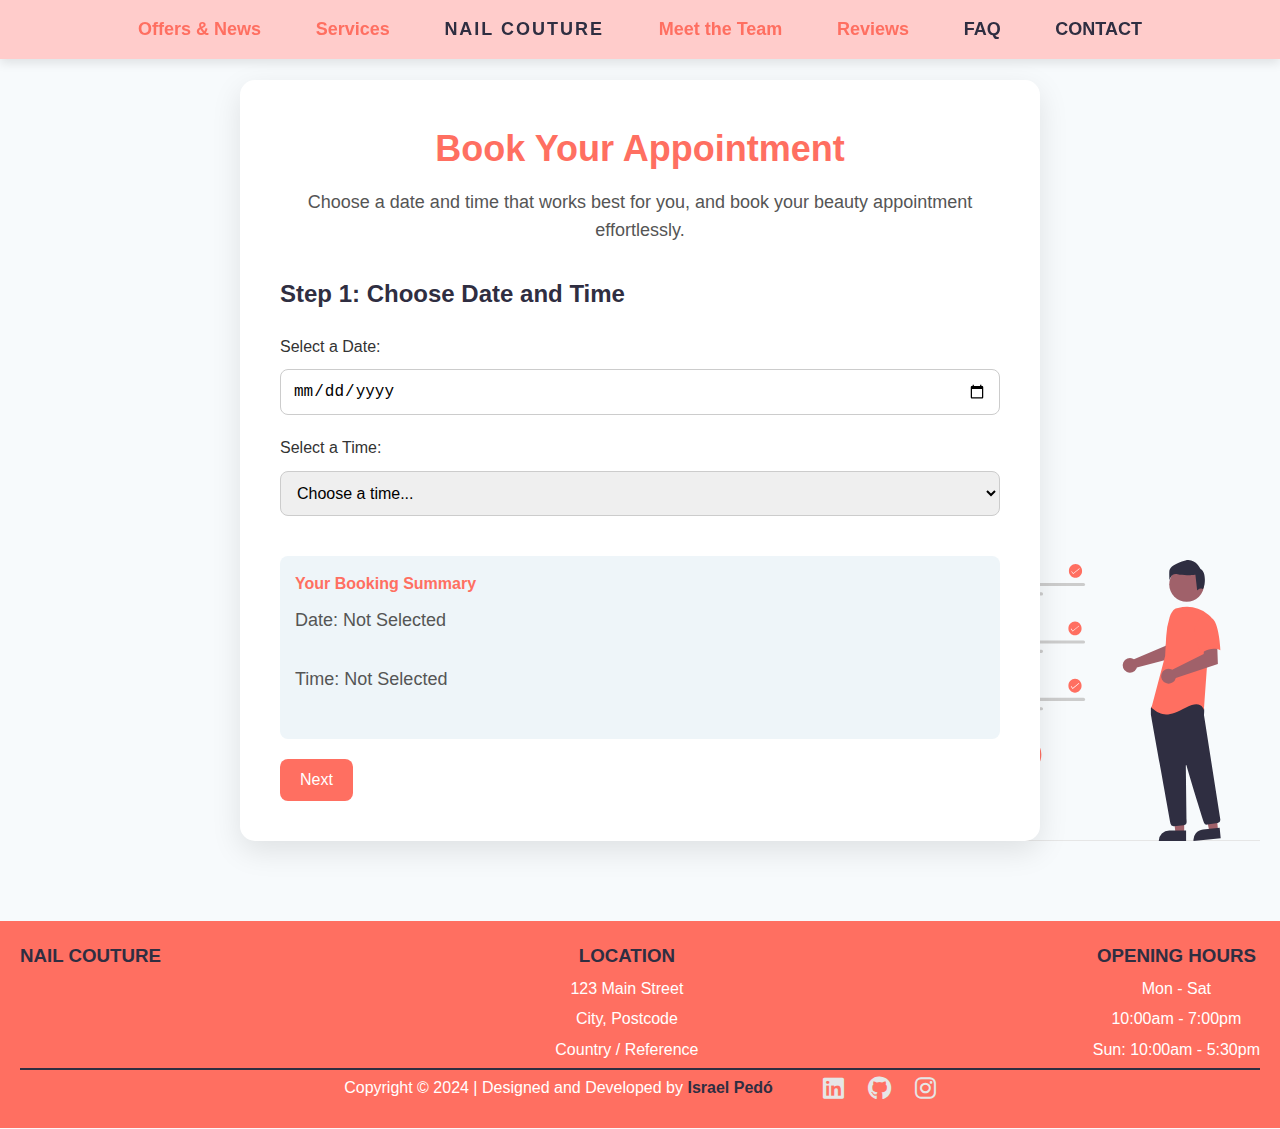
<file: pages/book.html>
<!DOCTYPE html>
<html lang="en">
<head>
	<meta charset="utf-8">
	<meta name="viewport" content="width=device-width, initial-scale=1">
	<title>Nail Couture | Book Now</title>
	<link rel="stylesheet" type="text/css" href="../styles.css">
	<link rel="stylesheet" type="text/css" href="../css/book.css">
	<link rel="stylesheet" type="text/css" href="../css/responsive.css">
	<link rel="stylesheet" href="https://cdnjs.cloudflare.com/ajax/libs/font-awesome/6.0.0-beta3/css/all.min.css">
	<script src="../js/mobileMenu.js" defer></script>
	<script src="../js/book.js" defer></script>
	<script src="../js/sectionAnimation.js" defer></script>
</head>
<body>
    <!-- Menu -->
    <header>
        <nav id="nav-menu">
            <ul class="menu">
                <li><a href="../index.html#offers-news">Offers & News</a></li>
                <li><a href="../index.html#services">Services</a></li>
                <li class="logo"><a href="../index.html">Nail Couture</a></li>
                <li><a href="../index.html#team">Meet the Team</a></li>
                <li><a href="../index.html#reviews">Reviews</a></li>
                <li><a href="faq.html" class="faq-btn">FAQ</a></li>
                <li><a href="contact.html" class="contact-btn">CONTACT</a></li>
            </ul>
        </nav>
        <div class="responsive-div">
        	<nav>
        		<ul class="menu">
        			<li><a href="faq.html" class="faq-btn">FAQ</a></li>
        			<li class="logo"><a href="../index.html">Nail Couture</a></li>
                	<li><a href="contact.html" class="contact-btn">CONTACT</a></li>
        		</ul>
        	</nav>
        	<button id="menu-toggle" class="menu-btn">
        		☰
        	</button>
        </div>
    </header>

    <section class="book-now-section">
    	<div class="book-svg">
		    <div class="book-now-container">
		        <h2>Book Your Appointment</h2>
		        <p>Choose a date and time that works best for you, and book your beauty appointment effortlessly.</p>

		        <!-- Step 1: Choose Date and Time -->
		        <div class="booking-step" id="step-1">
		            <h3>Step 1: Choose Date and Time</h3>
		            <label for="booking-date">Select a Date:</label>
		            <input type="date" id="booking-date" min="" required>

		            <label for="booking-time">Select a Time:</label>
		            <select id="booking-time" required>
		                <option value="">Choose a time...</option>
		            </select>

		            <div class="booking-summary">
		                <h4>Your Booking Summary</h4>
		                <p>Date: <span id="selected-date">Not Selected</span></p>
		                <p>Time: <span id="selected-time">Not Selected</span></p>
		            </div>

		            <button id="next-step-1" class="btn-next">Next</button>
		        </div>

		        <!-- Step 2: Accept Terms and Policies -->
		        <div class="booking-step" id="step-2" style="display: none;">
		            <h3>Step 2: Accept Terms & Policies</h3>
		            <p>Please read and accept our terms and policies before proceeding.</p>
		            <textarea readonly rows="5" class="terms-policies">[Terms and Policies here...]</textarea>
		            <label>
		                <input type="checkbox" id="accept-terms" required>
		                I accept the terms and policies.
		            </label>

		            <button id="next-step-2" class="btn-next" disabled>Next</button>
		        </div>

		        <!-- Step 3: Fill Personal Information and Payment -->
		        <div class="booking-step" id="step-3" style="display: none;">
		            <h3>Step 3: Enter Your Details</h3>
		            <form id="booking-form">
		                <div class="form-group">
		                    <label for="name">Full Name:</label>
		                    <input type="text" id="name" required>
		                </div>

		                <div class="form-group">
		                    <label for="email">Email Address:</label>
		                    <input type="email" id="email" required>
		                </div>

		                <div class="form-group">
		                    <label for="phone">Phone Number:</label>
		                    <input type="tel" id="phone" required>
		                </div>

		                <div class="form-group">
		                    <label for="card-info">Credit Card Info:</label>
		                    <input type="text" id="card-info" placeholder="Card Number" required>
		                </div>

		                <div class="form-group">
		                    <label for="expiration">Expiration Date:</label>
		                    <input type="text" id="expiration" placeholder="MM/YY" required>
		                </div>

		                <div class="form-group">
		                    <label for="cvv">CVV:</label>
		                    <input type="text" id="cvv" placeholder="123" required>
		                </div>

		                <button type="submit" class="btn-submit">Complete Booking</button>
		            </form>
		        </div>
		    </div>
		</div>
	</section>


    <!-- Footer -->
    <footer>
        <div class="footer-info">
            <div>
                <h3>Nail Couture</h3>
                <p></p>    
            </div>
            <div>
                <h3>Location</h3>
                <p>123 Main Street</p>
                <p>City, Postcode</p>
                <p>Country / Reference</p>    
            </div>
            <div>
                <h3>Opening Hours</h3>
                <p>Mon - Sat</p>
                <p>10:00am - 7:00pm</p>
                <p>Sun: 10:00am - 5:30pm</p>
            </div>
        </div>
        <div class="footer-israel">
            <p>Copyright &copy; 2024 | Designed and Developed by <a href="https://www.israelpedo.com" target="_blank">Israel Pedó</a></p>
            <div class="social-links">
                <a href="https://www.linkedin.com/in/israelpedo" target="_blank" aria-label="LinkedIn">
                    <i class="fab fa-linkedin"></i>
                </a>
                <a href="https://www.github.com/israelpedo" target="_blank" aria-label="GitHub">
                    <i class="fab fa-github"></i>
                </a>
                <a href="https://www.instagram.com/israelpedo" target="_blank" aria-label="Instagram">
                    <i class="fab fa-instagram"></i>
                </a>
            </div>
        </div>
    </footer>
</body>
</html>
</file>
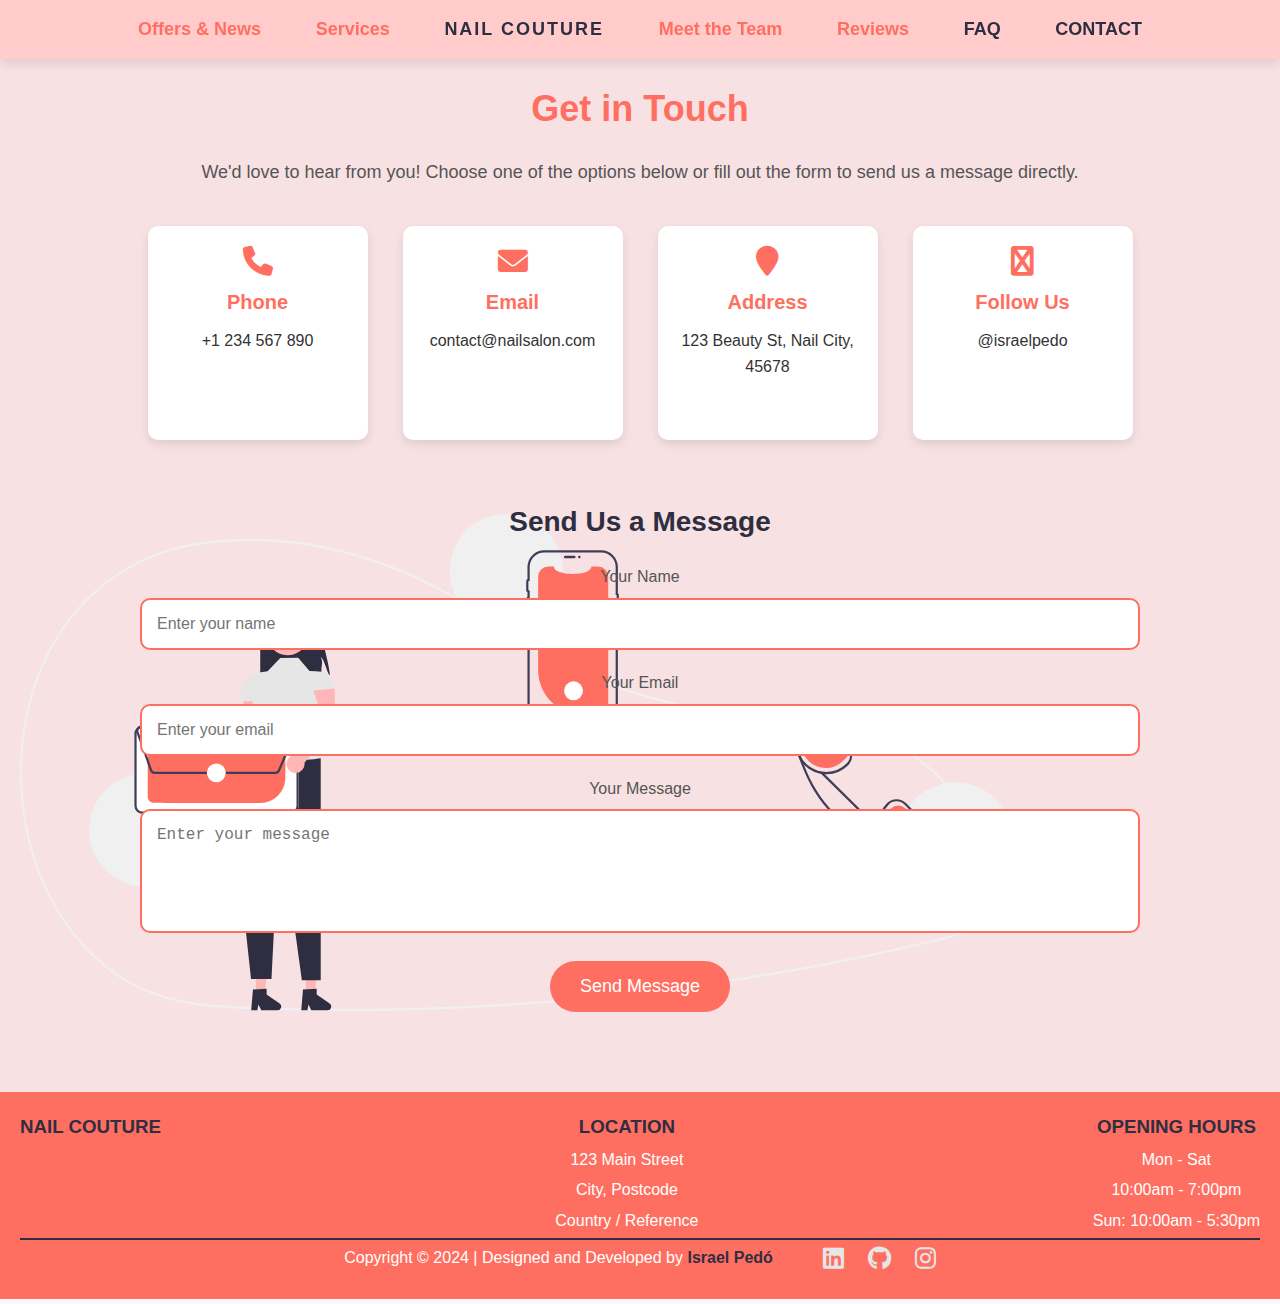
<file: pages/contact.html>
<!DOCTYPE html>
<html lang="en">
<head>
	<meta charset="utf-8">
	<meta name="viewport" content="width=device-width, initial-scale=1">
	<title>Nail Couture | Contact</title>
	<link rel="stylesheet" type="text/css" href="../styles.css">
	<link rel="stylesheet" type="text/css" href="../css/contact.css">
	<link rel="stylesheet" type="text/css" href="../css/responsive.css">
	<link rel="stylesheet" href="https://cdnjs.cloudflare.com/ajax/libs/font-awesome/6.0.0-beta3/css/all.min.css">
	<script src="../js/mobileMenu.js" defer></script>
	<script src="../js/sectionAnimation.js" defer></script>
</head>
<body>
    <!-- Menu -->
    <header>
        <nav id="nav-menu">
            <ul class="menu">
                <li><a href="../index.html#offers-news">Offers & News</a></li>
                <li><a href="../index.html#services">Services</a></li>
                <li class="logo"><a href="../index.html">Nail Couture</a></li>
                <li><a href="../index.html#team">Meet the Team</a></li>
                <li><a href="../index.html#reviews">Reviews</a></li>
                <li><a href="faq.html" class="faq-btn">FAQ</a></li>
                <li><a href="#" class="contact-btn">CONTACT</a></li>
            </ul>
        </nav>
        <div class="responsive-div">
        	<nav>
        		<ul class="menu">
        			<li><a href="faq.html" class="faq-btn">FAQ</a></li>
        			<li class="logo"><a href="../index.html">Nail Couture</a></li>
                	<li><a href="#" class="contact-btn">CONTACT</a></li>
        		</ul>
        	</nav>
        	<button id="menu-toggle" class="menu-btn">
        		☰
        	</button>
        </div>
    </header>

    <!-- Contact -->
    <section class="contact-section">
    	<div class="contact-svg">
		    <div class="contact-container">
		        <h2>Get in Touch</h2>
		        <p>We'd love to hear from you! Choose one of the options below or fill out the form to send us a message directly.</p>

		        <div class="contact-options">
		            <div class="contact-option">
		                <i class="fa fa-phone"></i>
		                <h3>Phone</h3>
		                <p>+1 234 567 890</p>
		            </div>
		            <div class="contact-option">
		                <i class="fa fa-envelope"></i>
		                <h3>Email</h3>
		                <p>contact@nailsalon.com</p>
		            </div>
		            <div class="contact-option">
		                <i class="fa fa-map-marker"></i>
		                <h3>Address</h3>
		                <p>123 Beauty St, Nail City, 45678</p>
		            </div>
		            <div class="contact-option">
		                <i class="fa fa-instagram"></i>
		                <h3>Follow Us</h3>
		                <p>@israelpedo</p>
		            </div>
		        </div>

		        <div class="form-container">
		            <h3>Send Us a Message</h3>
		            <form>
		                <div class="form-group">
		                    <label for="name">Your Name</label>
		                    <input type="text" id="name" placeholder="Enter your name">
		                </div>
		                <div class="form-group">
		                    <label for="email">Your Email</label>
		                    <input type="email" id="email" placeholder="Enter your email">
		                </div>
		                <div class="form-group">
		                    <label for="message">Your Message</label>
		                    <textarea id="message" rows="5" placeholder="Enter your message"></textarea>
		                </div>
		                <button type="submit" class="btn">Send Message</button>
		            </form>
		        </div>
		    </div>
	    </div>
	</section>


    <!-- Footer -->
    <footer>
        <div class="footer-info">
            <div>
                <h3>Nail Couture</h3>
                <p></p>    
            </div>
            <div>
                <h3>Location</h3>
                <p>123 Main Street</p>
                <p>City, Postcode</p>
                <p>Country / Reference</p>    
            </div>
            <div>
                <h3>Opening Hours</h3>
                <p>Mon - Sat</p>
                <p>10:00am - 7:00pm</p>
                <p>Sun: 10:00am - 5:30pm</p>
            </div>
        </div>
        <div class="footer-israel">
            <p>Copyright &copy; 2024 | Designed and Developed by <a href="https://www.israelpedo.com" target="_blank">Israel Pedó</a></p>
            <div class="social-links">
                <a href="https://www.linkedin.com/in/israelpedo" target="_blank" aria-label="LinkedIn">
                    <i class="fab fa-linkedin"></i>
                </a>
                <a href="https://www.github.com/israelpedo" target="_blank" aria-label="GitHub">
                    <i class="fab fa-github"></i>
                </a>
                <a href="https://www.instagram.com/israelpedo" target="_blank" aria-label="Instagram">
                    <i class="fab fa-instagram"></i>
                </a>
            </div>
        </div>
    </footer>
</body>
</html>
</file>
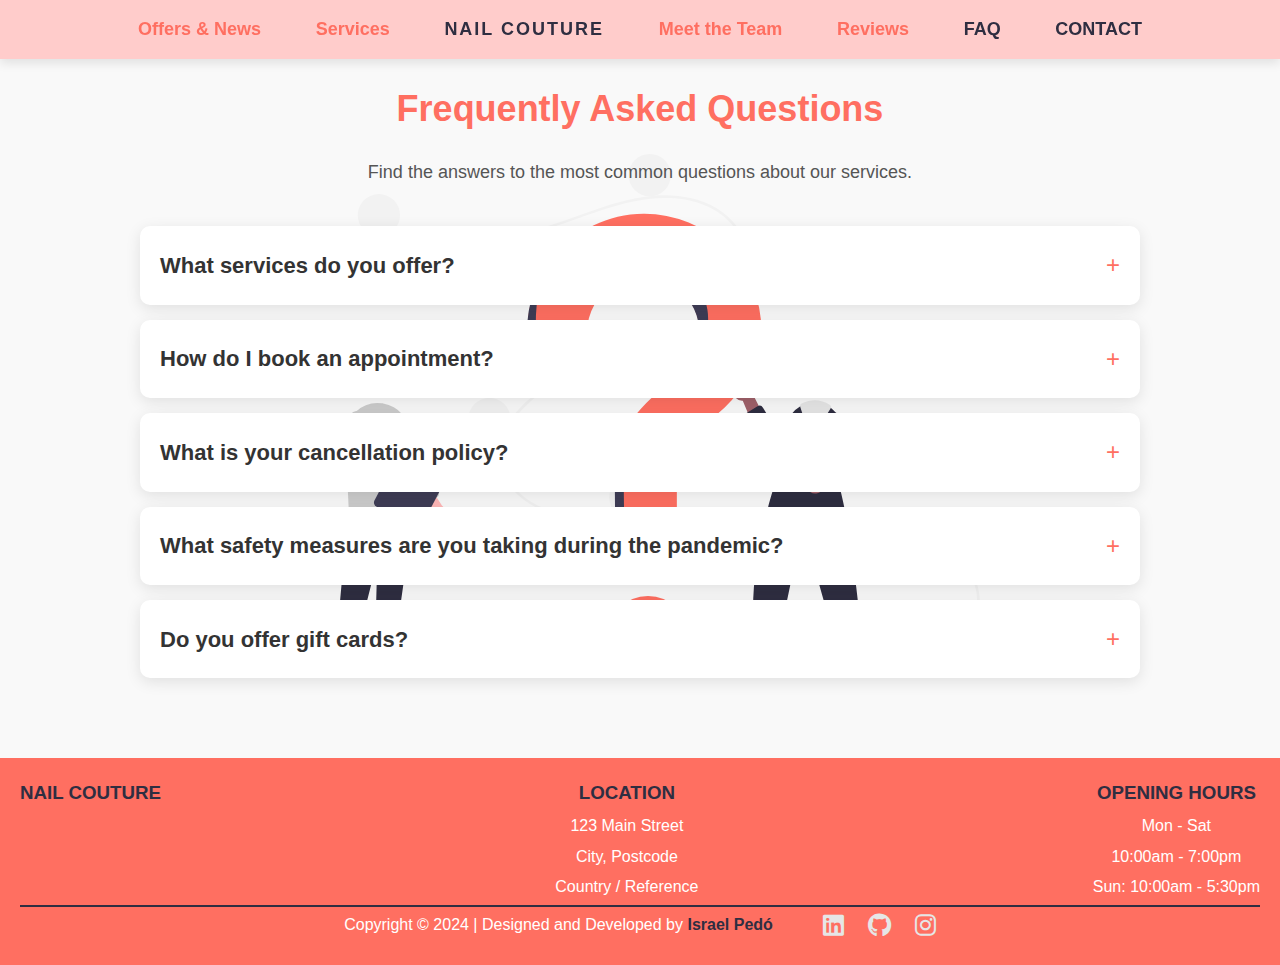
<file: pages/faq.html>
<!DOCTYPE html>
<html lang="en">
<head>
	<meta charset="utf-8">
	<meta name="viewport" content="width=device-width, initial-scale=1">
	<title>Nail Couture | FAQ</title>
	<link rel="stylesheet" type="text/css" href="../styles.css">
	<link rel="stylesheet" type="text/css" href="../css/faq.css">
	<link rel="stylesheet" type="text/css" href="../css/responsive.css">
	<link rel="stylesheet" href="https://cdnjs.cloudflare.com/ajax/libs/font-awesome/6.0.0-beta3/css/all.min.css">
	<script src="../js/faq.js" defer></script>
	<script src="../js/mobileMenu.js" defer></script>
	<script src="../js/sectionAnimation.js" defer></script>
</head>
<body>
    <!-- Menu -->
    <header>
        <nav id="nav-menu">
            <ul class="menu">
                <li><a href="../index.html#offers-news">Offers & News</a></li>
                <li><a href="../index.html#services">Services</a></li>
                <li class="logo"><a href="../index.html">Nail Couture</a></li>
                <li><a href="../index.html#team">Meet the Team</a></li>
                <li><a href="../index.html#reviews">Reviews</a></li>
                <li><a href="#" class="faq-btn">FAQ</a></li>
                <li><a href="contact.html" class="contact-btn">CONTACT</a></li>
            </ul>
        </nav>
        <div class="responsive-div">
        	<nav>
        		<ul class="menu">
        			<li><a href="#" class="faq-btn">FAQ</a></li>
        			<li class="logo"><a href="../index.html">Nail Couture</a></li>
                	<li><a href="contact.html" class="contact-btn">CONTACT</a></li>
        		</ul>
        	</nav>
        	<button id="menu-toggle" class="menu-btn">
        		☰
        	</button>
        </div>
    </header>

    
    <section class="faq-section">
    	<div class="faq-svg">
		    <div class="faq-container">
		        <h2>Frequently Asked Questions</h2>
		        <p>Find the answers to the most common questions about our services.</p>

		        <div class="faq">
		            <div class="faq-item">
		                <div class="faq-question">
		                    <h3>What services do you offer?</h3>
		                    <span class="faq-toggle">+</span>
		                </div>
		                <div class="faq-answer">
		                    <p>We offer a variety of services including manicures, pedicures, nail art, and nail enhancements like gel and acrylics.</p>
		                </div>
		            </div>

		            <div class="faq-item">
		                <div class="faq-question">
		                    <h3>How do I book an appointment?</h3>
		                    <span class="faq-toggle">+</span>
		                </div>
		                <div class="faq-answer">
		                    <p>You can book an appointment directly on our website by clicking the "Book Now" button or by calling our salon at +1 234 567 890.</p>
		                </div>
		            </div>

		            <div class="faq-item">
		                <div class="faq-question">
		                    <h3>What is your cancellation policy?</h3>
		                    <span class="faq-toggle">+</span>
		                </div>
		                <div class="faq-answer">
		                    <p>We require at least 24 hours notice for cancellations. Late cancellations may be subject to a fee.</p>
		                </div>
		            </div>

		            <div class="faq-item">
		                <div class="faq-question">
		                    <h3>What safety measures are you taking during the pandemic?</h3>
		                    <span class="faq-toggle">+</span>
		                </div>
		                <div class="faq-answer">
		                    <p>We are following strict sanitation protocols, including cleaning and disinfecting all tools and surfaces between clients, wearing masks, and limiting the number of clients in the salon at a time.</p>
		                </div>
		            </div>

		            <div class="faq-item">
		                <div class="faq-question">
		                    <h3>Do you offer gift cards?</h3>
		                    <span class="faq-toggle">+</span>
		                </div>
		                <div class="faq-answer">
		                    <p>Yes, we offer gift cards in various amounts. You can purchase them at our salon or directly on our website.</p>
		                </div>
		            </div>
		        </div>
		    </div>
		</div>
	</section>


    <!-- Footer -->
    <footer>
        <div class="footer-info">
            <div>
                <h3>Nail Couture</h3>
                <p></p>    
            </div>
            <div>
                <h3>Location</h3>
                <p>123 Main Street</p>
                <p>City, Postcode</p>
                <p>Country / Reference</p>    
            </div>
            <div>
                <h3>Opening Hours</h3>
                <p>Mon - Sat</p>
                <p>10:00am - 7:00pm</p>
                <p>Sun: 10:00am - 5:30pm</p>
            </div>
        </div>
        <div class="footer-israel">
            <p>Copyright &copy; 2024 | Designed and Developed by <a href="https://www.israelpedo.com" target="_blank">Israel Pedó</a></p>
            <div class="social-links">
                <a href="https://www.linkedin.com/in/israelpedo" target="_blank" aria-label="LinkedIn">
                    <i class="fab fa-linkedin"></i>
                </a>
                <a href="https://www.github.com/israelpedo" target="_blank" aria-label="GitHub">
                    <i class="fab fa-github"></i>
                </a>
                <a href="https://www.instagram.com/israelpedo" target="_blank" aria-label="Instagram">
                    <i class="fab fa-instagram"></i>
                </a>
            </div>
        </div>
    </footer>
</body>
</html>
</file>
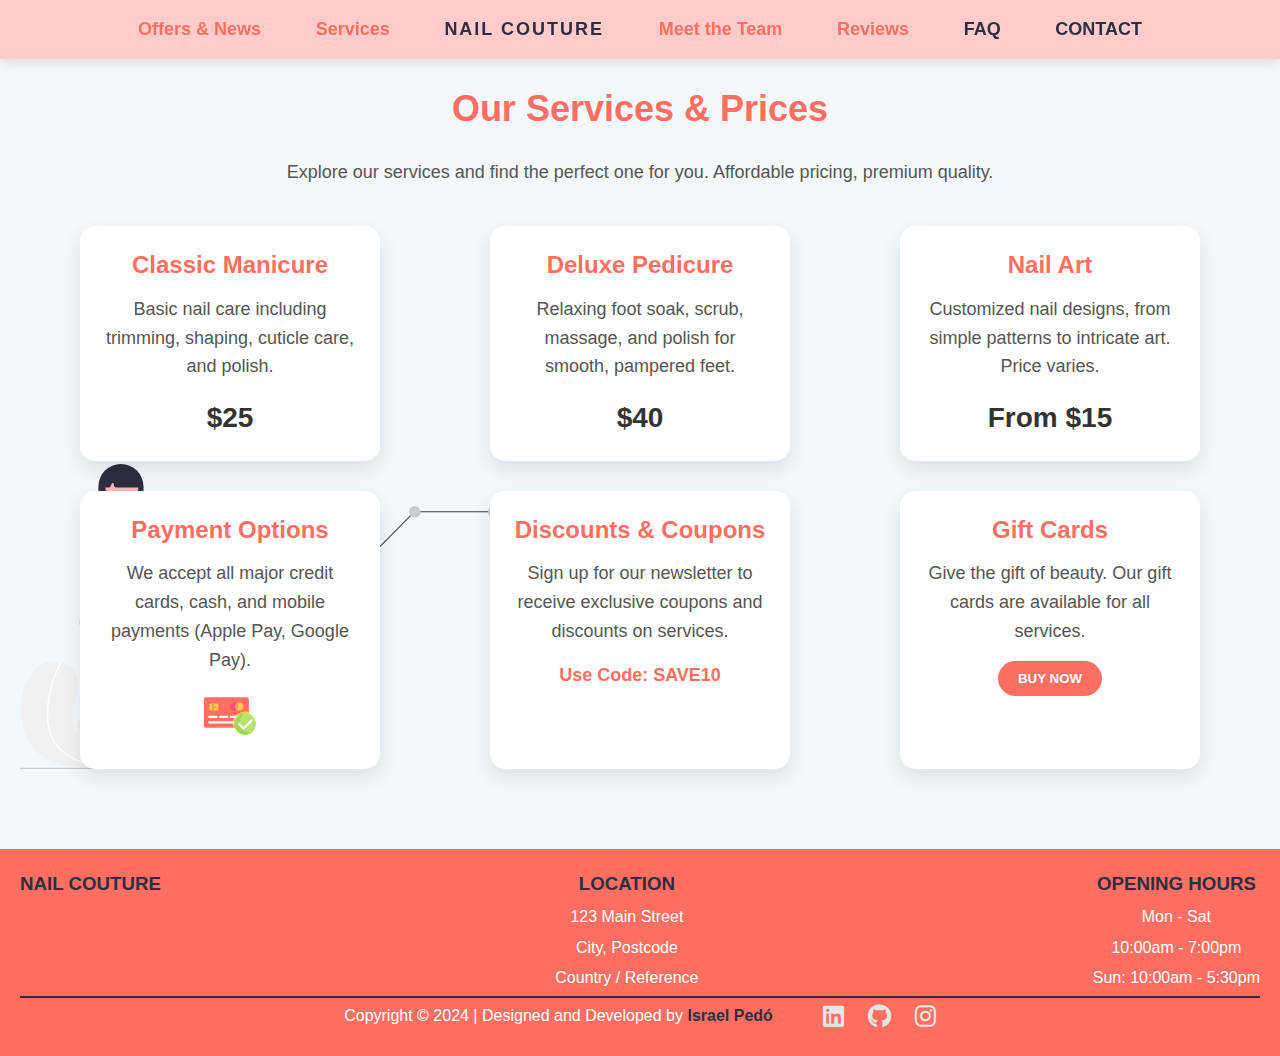
<file: pages/prices.html>
<!DOCTYPE html>
<html lang="en">
<head>
	<meta charset="utf-8">
	<meta name="viewport" content="width=device-width, initial-scale=1">
	<title>Nail Couture | Prices</title>
	<link rel="stylesheet" type="text/css" href="../styles.css">
	<link rel="stylesheet" type="text/css" href="../css/prices.css">
	<link rel="stylesheet" type="text/css" href="../css/responsive.css">
	<link rel="stylesheet" href="https://cdnjs.cloudflare.com/ajax/libs/font-awesome/6.0.0-beta3/css/all.min.css">
	<script src="../js/mobileMenu.js" defer></script>
	<script src="../js/prices.js" defer></script>
	<script src="../js/sectionAnimation.js" defer></script>
</head>
<body>
    <!-- Menu -->
    <header>
        <nav id="nav-menu">
            <ul class="menu">
                <li><a href="../index.html#offers-news">Offers & News</a></li>
                <li><a href="../index.html#services">Services</a></li>
                <li class="logo"><a href="../index.html">Nail Couture</a></li>
                <li><a href="../index.html#team">Meet the Team</a></li>
                <li><a href="../index.html#reviews">Reviews</a></li>
                <li><a href="faq.html" class="faq-btn">FAQ</a></li>
                <li><a href="contact.html" class="contact-btn">CONTACT</a></li>
            </ul>
        </nav>
        <div class="responsive-div">
        	<nav>
        		<ul class="menu">
        			<li><a href="faq.html" class="faq-btn">FAQ</a></li>
        			<li class="logo"><a href="../index.html">Nail Couture</a></li>
                	<li><a href="contact.html" class="contact-btn">CONTACT</a></li>
        		</ul>
        	</nav>
        	<button id="menu-toggle" class="menu-btn">
        		☰
        	</button>
        </div>
    </header>

    <section class="prices-section">
    	<div class="prices-svg">
		    <div class="prices-container">
		        <h2>Our Services & Prices</h2>
		        <p>Explore our services and find the perfect one for you. Affordable pricing, premium quality.</p>

		        <div class="price-cards">

		            <!-- Card: Manicure -->
		            <div class="price-card">
		                <div class="price-card-header">
		                    <h3>Classic Manicure</h3>
		                </div>
		                <div class="price-card-body">
		                    <p>Basic nail care including trimming, shaping, cuticle care, and polish.</p>
		                    <span class="price">$25</span>
		                </div>
		            </div>

		            <!-- Card: Pedicure -->
		            <div class="price-card">
		                <div class="price-card-header">
		                    <h3>Deluxe Pedicure</h3>
		                </div>
		                <div class="price-card-body">
		                    <p>Relaxing foot soak, scrub, massage, and polish for smooth, pampered feet.</p>
		                    <span class="price">$40</span>
		                </div>
		            </div>

		            <!-- Card: Nail Art -->
		            <div class="price-card">
		                <div class="price-card-header">
		                    <h3>Nail Art</h3>
		                </div>
		                <div class="price-card-body">
		                    <p>Customized nail designs, from simple patterns to intricate art. Price varies.</p>
		                    <span class="price">From $15</span>
		                </div>
		            </div>

		            <!-- Card: Payment Options -->
		            <div class="price-card">
		                <div class="price-card-header">
		                    <h3>Payment Options</h3>
		                </div>
		                <div class="price-card-body">
		                    <p>We accept all major credit cards, cash, and mobile payments (Apple Pay, Google Pay).</p>
		                    <img src="../images/payment-icon.svg" alt="Payment Icons" class="payment-icon">
		                </div>
		            </div>

		            <!-- Card: Discounts & Coupons -->
		            <div class="price-card">
		                <div class="price-card-header">
		                    <h3>Discounts & Coupons</h3>
		                </div>
		                <div class="price-card-body">
		                    <p>Sign up for our newsletter to receive exclusive coupons and discounts on services.</p>
		                    <span class="coupon-code">Use Code: SAVE10</span>
		                </div>
		            </div>

		            <!-- Card: Gift Cards -->
		            <div class="price-card">
		                <div class="price-card-header">
		                    <h3>Gift Cards</h3>
		                </div>
		                <div class="price-card-body">
		                    <p>Give the gift of beauty. Our gift cards are available for all services.</p>
		                    <button class="btn-buy-now">Buy Now</button>
		                </div>
		            </div>

		        </div>
		    </div>
	    </div>
	</section>

    <!-- Footer -->
    <footer>
        <div class="footer-info">
            <div>
                <h3>Nail Couture</h3>
                <p></p>    
            </div>
            <div>
                <h3>Location</h3>
                <p>123 Main Street</p>
                <p>City, Postcode</p>
                <p>Country / Reference</p>    
            </div>
            <div>
                <h3>Opening Hours</h3>
                <p>Mon - Sat</p>
                <p>10:00am - 7:00pm</p>
                <p>Sun: 10:00am - 5:30pm</p>
            </div>
        </div>
        <div class="footer-israel">
            <p>Copyright &copy; 2024 | Designed and Developed by <a href="https://www.israelpedo.com" target="_blank">Israel Pedó</a></p>
            <div class="social-links">
                <a href="https://www.linkedin.com/in/israelpedo" target="_blank" aria-label="LinkedIn">
                    <i class="fab fa-linkedin"></i>
                </a>
                <a href="https://www.github.com/israelpedo" target="_blank" aria-label="GitHub">
                    <i class="fab fa-github"></i>
                </a>
                <a href="https://www.instagram.com/israelpedo" target="_blank" aria-label="Instagram">
                    <i class="fab fa-instagram"></i>
                </a>
            </div>
        </div>
    </footer>
</body>
</html>
</file>
<file: css/book.css>
:root {
    --primary-color: #ff6f61;
    --secondary-color: #ffcc;
    --dark-color: #2F2E41;
    --light-color: #E6E6E6;
}
/* Estilos Gerais para Book Now */
.book-now-section {
    background-color: #f7fafc;
    padding: 80px 20px;
    text-align: center;
}

.book-svg {
    background-image: url(../images/book.svg);
    background-size: 30%;
    background-repeat: no-repeat;
    background-position: bottom right;
}

.book-now-container {
    max-width: 800px;
    margin: 0 auto;
    background-color: white;
    border-radius: 15px;
    box-shadow: 0 10px 30px rgba(0, 0, 0, 0.1);
    padding: 40px;
}

.book-now-section h2 {
    font-size: 36px;
    color: var(--primary-color);
    margin-bottom: 10px;
}

.book-now-section p {
    font-size: 18px;
    color: #555;
    margin-bottom: 30px;
}

/* Estilos dos Passos */
.booking-step {
    display: block;
    text-align: left;
}

.booking-step h3 {
    font-size: 24px;
    margin-bottom: 20px;
    color: var(--dark-color);
}

.booking-step label {
    display: block;
    font-size: 16px;
    margin-bottom: 10px;
}

.booking-step input[type="date"], 
.booking-step select,
.booking-step input[type="text"],
.booking-step input[type="email"],
.booking-step input[type="tel"] {
    width: 100%;
    padding: 12px;
    margin-bottom: 20px;
    border: 1px solid #ccc;
    border-radius: 8px;
    font-size: 16px;
}

.terms-policies {
    width: 100%;
    padding: 15px;
    border: 1px solid #ddd;
    border-radius: 8px;
    margin-bottom: 20px;
    background-color: #f0f4f7;
}

.booking-summary {
    margin: 20px 0;
    background-color: #eef5f9;
    padding: 15px;
    border-radius: 8px;
    font-size: 16px;
    text-align: left;
}

.booking-summary h4 {
    margin-bottom: 10px;
    color: var(--primary-color);
}

/* Botões */
.btn-next, .btn-submit {
    background-color: var(--primary-color);
    color: white;
    padding: 12px 20px;
    border: none;
    border-radius: 8px;
    font-size: 16px;
    cursor: pointer;
    transition: background-color 0.3s ease;
}

.btn-next:hover, .btn-submit:hover {
    background-color: #e55548;
}

.btn-next:disabled {
    background-color: #ccc;
    cursor: not-allowed;
}
</file>
<file: css/responsive.css>
:root {
    --primary-color: #ff6f61;
    --secondary-color: #ffcc;
    --dark-color: #2F2E41;
    --light-color: #E6E6E6;
}

@media (max-width: 1025px) {

}

@media (max-width: 769px) {
    .responsive-div {
        display: flex;
        justify-content: space-between;
        align-items: center;
        padding: 0 10px;
    } 
    .responsive-div nav {
        width: 100%;
    }
    #nav-menu {
        background-color: var(--primary-color);
        position: absolute;
        top: 69.2px;
        right: 0;
        width: 100%;
        box-shadow: 0px 20px 10px rgba(0, 0, 0, 0.2);
        transition: transform 0.3s ease-in-out;
        transform: translateX(100%);
    }
    #nav-menu.open {
        transform: translateX(0);
    }
    #nav-menu .menu {
        flex-direction: column;
    }
    #nav-menu .logo,
    #nav-menu .faq-btn,
    #nav-menu .contact-btn {
        display: none;
    }
    .menu li a {
        color: var(--light-color);
        font-size: 16px;
    }
    .menu .logo a {
        color: var(--primary-color) !important;
    }
    /*======================= MAIN PAGE =======================*/
    .offers-news {
        background-size: 23%;
        background-position: top left;
    }
    .team-svg {
        background-size: 100%;
    }
    .reviews {
        background-size: 30%;
    }
    .newsletter {
        background-size: 25%;
    }
    .map {
        background-size: 17%;
    }
    /*======================= CONTACT PAGE =======================*/
    .contact-svg {
        background-size: 125%;
    }
    /*======================= FAQ PAGE =======================*/
    .faq-svg {
        background-size: 100%;
    }
    /*======================= PRICES PAGE =======================*/
    .prices-svg {
        background-size: 100%;
    }
    /*======================= FOOTER =======================*/
    footer {
        font-size: 13px;
    }
    .social-links a {
        font-size: 1.3rem;
    }
}





@media screen and (max-width: 480px) {
	header {
		height: 81px;
	}
	.responsive-div {
        display: flex;
        justify-content: space-between;
        padding: 0 10px;
    } 
	#nav-menu {
		background-color: var(--primary-color);
        position: absolute;
        top: 81px;
        right: 0;
        width: 100%;
        box-shadow: 0px 20px 10px rgba(0, 0, 0, 0.2);
        transition: transform 0.3s ease-in-out;
        transform: translateX(100%);
    }
	#nav-menu.open {
        transform: translateX(0);
    }
    #nav-menu .menu {
    	flex-direction: column;
    }
    #nav-menu .logo,
    #nav-menu .faq-btn,
    #nav-menu .contact-btn {
    	display: none;
    }
    .menu li a {
    	color: var(--light-color);
    	font-size: 16px;
    }
    /*======================= MAIN PAGE =======================*/
    .offers-news {
        background-size: 20%;
        background-position: bottom left;
    }
    .services-svg {
        background-size: 30%;
    }
    .team-svg {
        background-size: 100%;
    }
    .reviews {
        background-size: 45%;
    }
    .newsletter {
        background-size: 60%;
    }
    .newsletter h2 {
        font-size: 26px;
    }
    .map {
        background-size: 25%;
    }
    /*======================= CONTACT PAGE =======================*/
    .contact-svg {
        background-position: bottom left;
        background-size: inherit;
    }
    .contact-container {
        margin-top: 20px;
    }
    /*======================= FAQ PAGE =======================*/
    .faq-svg {
        background-size: 125%;
    }
    .faq-container {
        margin-top: 20px;
    }
    .faq-section h2 {
        font-size: 26px;
    }
    .faq-question h3 {
        font-size: 18px;
    }
    .faq-section p {
        font-size: 16px;
    }
    /*======================= PRICES PAGE =======================*/
    .prices-container {
        margin-top: 20px;
    }
    .prices-svg {
        background-size: 50%;
    }
    /*======================= FOOTER =======================*/
    footer {
        font-size: 12px;
    }
    .social-links a {
        font-size: 1.3rem;
    }
}
</file>
<file: css/contact.css>
/*===============* CONTACT PAGE *===============*/
/* Contato Geral */
.contact-section {
    background-color: #f7e1e3; /* Cor suave e acolhedora */
    text-align: center;
    padding: 80px 20px;
}

.contact-svg {
    background-image: url(../images/contact.svg);
    background-size: 80%;
    background-repeat: no-repeat;
    background-position: bottom left;
}

.contact-container {
    max-width: 1000px;
    margin: 0 auto;
}

.contact-section h2 {
    font-size: 36px;
    color: #ff6f61;
    margin-bottom: 20px;
}

.contact-section p {
    font-size: 18px;
    color: #555;
    margin-bottom: 40px;
}

/* Estilos para as opções de contato */
.contact-options {
    display: flex;
    justify-content: space-around;
    flex-wrap: wrap;
    gap: 20px;
}

.contact-option {
    background-color: #fff;
    padding: 20px;
    border-radius: 10px;
    box-shadow: 0 4px 10px rgba(0, 0, 0, 0.1);
    width: 220px;
    text-align: center;
    transition: transform 0.3s ease;
}

.contact-option:hover {
    transform: translateY(-10px);
}

.contact-option i {
    font-size: 30px;
    color: #ff6f61;
    margin-bottom: 10px;
}

.contact-option h3 {
    font-size: 20px;
    color: #ff6f61;
    margin-bottom: 10px;
}

.contact-option p {
    font-size: 16px;
    color: #333;
}

/* Estilos para o formulário de contato */
.form-container {
    margin-top: 60px;
}

.form-container h3 {
    font-size: 28px;
    color: var(--dark-color);
    margin-bottom: 20px;
}

.form-group {
    margin-bottom: 20px;
}

.form-group label {
    display: block;
    font-size: 16px;
    color: #555;
    margin-bottom: 8px;
}

.form-group input,
.form-group textarea {
    width: 100%;
    padding: 15px;
    border: 2px solid var(--primary-color);
    border-radius: 10px;
    font-size: 16px;
    outline: none;
    background-color: #fff;
}

.form-group textarea {
    resize: none;
}

.form-container .btn {
    background-color: var(--primary-color);
    color: #fff;
    padding: 15px 30px;
    border: none;
    border-radius: 30px;
    font-size: 18px;
    cursor: pointer;
    transition: background-color 0.3s ease;
}

.form-container .btn:hover {
    background-color: #d44d41;
}
</file>
<file: css/faq.css>
/* Estilos Gerais da Seção FAQ */
.faq-section {
    background-color: #f9f9f9;
    padding: 80px 20px;
    text-align: center;
}

.faq-svg {
    background-image: url(../images/faq.svg);
    background-size: 60%;
    background-repeat: no-repeat;
    background-position: bottom;
}

.faq-container {
    max-width: 1000px;
    margin: 0 auto;
}

.faq-section h2 {
    font-size: 36px;
    color: #ff6f61;
    margin-bottom: 20px;
}

.faq-section p {
    font-size: 18px;
    color: #555;
    margin-bottom: 40px;
}

/* Estilo das Perguntas e Respostas */
.faq {
    display: flex;
    flex-direction: column;
    gap: 15px;
}

.faq-item {
    background-color: #fff;
    border-radius: 10px;
    padding: 20px;
    box-shadow: 0 4px 15px rgba(0, 0, 0, 0.1);
    cursor: pointer;
    position: relative;
    transition: background-color 0.3s ease;
}

.faq-item:hover {
    background-color: #ffefed;
}

.faq-question {
    display: flex;
    justify-content: space-between;
    align-items: center;
}

.faq-question h3 {
    font-size: 22px;
    color: #333;
    margin: 0;
}

.faq-toggle {
    font-size: 24px;
    color: #ff6f61;
}

.faq-answer {
    max-height: 0;
    overflow: hidden;
    transition: max-height 0.3s ease;
}

/* Estilo para Resposta Visível */
.faq-item.active .faq-answer {
    max-height: 300px; /* Ajuste conforme o conteúdo da resposta */
}

/* Estilo para Ícone de Toggle Aberto */
.faq-item.active .faq-toggle {
    transform: rotate(45deg); /* Muda o "+" para "x" quando aberto */
}
</file>
<file: css/prices.css>
:root {
    --primary-color: #ff6f61;
    --secondary-color: #ffcc;
    --dark-color: #2F2E41;
    --light-color: #E6E6E6;
}
/* Estilos Gerais da Seção Prices */
.prices-section {
    background-color: #f4f8fb;
    padding: 80px 20px;
    text-align: center;
}

.prices-svg {
    background-image: url(../images/prices.svg);
    background-size: 45%;
    background-repeat: no-repeat;
    background-position: bottom left;
}

.prices-container {
    max-width: 1200px;
    margin: 0 auto;
}

.prices-section h2 {
    font-size: 36px;
    color: var(--primary-color);
    margin-bottom: 20px;
}

.prices-section p {
    font-size: 18px;
    color: #555;
    margin-bottom: 40px;
}

/* Estilo dos Cards de Preços */
.price-cards {
    display: flex;
    flex-wrap: wrap;
    justify-content: space-around;
    gap: 30px;
}

.price-card {
    background-color: #fff;
    border-radius: 15px;
    box-shadow: 0 8px 20px rgba(0, 0, 0, 0.1);
    width: 300px;
    padding: 20px;
    transition: transform 0.3s ease, box-shadow 0.3s ease;
}

.price-card:hover {
    transform: translateY(-10px);
    box-shadow: 0 10px 30px rgba(0, 0, 0, 0.2);
}

.price-card-header h3 {
    font-size: 24px;
    color: var(--primary-color);
    margin-bottom: 10px;
}

.price-card-body {
    font-size: 16px;
    color: #333;
}

.price-card-body p {
    margin-bottom: 15px;
}

.price-card .price {
    font-size: 28px;
    color: #333;
    font-weight: bold;
}

/* Estilo dos Ícones de Pagamento */
.payment-icon {
    width: 20%;
    height: auto;
}

/* Estilo do Botão de Comprar Cartão Presente */
.btn-buy-now {
    display: inline-block;
    background-color: var(--primary-color);
    color: white;
    padding: 10px 20px;
    border-radius: 30px;
    text-transform: uppercase;
    font-weight: bold;
    transition: background-color 0.3s ease;
    border: none;
    cursor: pointer;
}

.btn-buy-now:hover {
    background-color: #e55548;
}

/* Estilo do Código de Cupom */
.coupon-code {
    font-size: 18px;
    color: var(--primary-color);
    font-weight: bold;
}
</file>
<file: styles.css>
:root {
    --primary-color: #ff6f61;
    --secondary-color: #ffcc;
    --dark-color: #2F2E41;
    --light-color: #E6E6E6;
}

/* Reset básico para garantir consistência entre navegadores */
* {
    margin: 0;
    padding: 0;
    box-sizing: border-box;
}

body {
    font-family: 'Cursive', sans-serif;
    background-color: #fff7f8; /* Fundo geral do site */
    color: #333;
    line-height: 1.6;
    overflow-x: hidden;
}

/* ================== ANIMACOES SECOES ================== */
/* Animação da Seção Hero (Fade In/Out) */
#hero {
    opacity: 0;
    transform: translateY(-50px);
    transition: opacity 1.0s ease-out, transform 0.6s ease-out;
}

#hero.visible {
    opacity: 1;
    transform: translateY(0);
}

/* Animação da Offers and News (Slide from Left) */
#offers-news {
    opacity: 0;
    transform: translateX(-100px);
    transition: opacity 1.0s ease-out, transform 0.6s ease-out;
}

#offers-news.visible {
    opacity: 1;
    transform: translateX(0);
}

/* Animação da Services (Slide from Right) */
#services {
    opacity: 0;
    transform: translateY(50px);
    transition: opacity 1.0s ease-out, transform 0.6s ease-out;
}

#services.visible {
    opacity: 1;
    transform: translateY(0);
}

/* Animação da Seção Team (Zoom In) */
#reviews {
    opacity: 0;
    transform: scale(0.9);
    transition: opacity 1.0s ease-out, transform 0.6s ease-out;
}

#reviews.visible {
    opacity: 1;
    transform: scale(1);
}
/* Animação da Reviews (Fade In/Out) */
#team {
    opacity: 0;
    transform: translateY(50px);
    transition: opacity 1.0s ease-out, transform 0.6s ease-out;
}

#team.visible {
    opacity: 1;
    transform: translateY(0);
}





/* Estilos do menu */
header {
    background-color: #ffcccb; /* Cor suave e atrativa */
    padding: 15px 0;
    position: fixed;
    width: 100%;
    z-index: 1000;
    box-shadow: 0 4px 10px rgba(0, 0, 0, 0.1);
}

.menu {
    list-style: none;
    display: flex;
    justify-content: space-between;
    align-items: center;
    width: 80%;
    margin: 0 auto;
}

.menu li {
    margin: 0 10px;
}

.menu li a {
    text-decoration: none;
    color: #ff6f61;
    font-size: 18px;
    font-weight: bold;
    transition: color 0.3s ease;
}

.menu li a:hover {
    color: #d44d41;
}
.responsive-div {
    display: none;
}
.menu-btn {
    background-color: transparent;
    color: var(--primary-color);
    border: none;
    font-size: 30px;
    cursor: pointer;
}
.logo a {
    font-size: 28px;
    color: var(--dark-color) !important;
    text-transform: uppercase;
    letter-spacing: 2px;
}

.faq-btn,
.contact-btn {
    color: var(--dark-color) !important;
}

/* Hero Section */
.hero {
    height: 100vh;
    background-image: url('images/nail-background.jpg'); 
    background-size: cover;
    background-position: center;
    display: flex;
    justify-content: center;
    align-items: center;
    flex-direction: column;
    text-align: center;
    color: #fff;
    position: relative;
    z-index: 1;
}

.hero::before {
    content: '';
    position: absolute;
    top: 0;
    left: 0;
    width: 100%;
    height: 100%;
    background: rgba(0, 0, 0, 0.5); /* Sobreposição escura para texto legível */
    z-index: -1;
}

.hero h1 {
    font-size: 64px;
    margin-bottom: 20px;
    letter-spacing: 4px;
    color: var(--light-color);
}

.hero .btn {
    background-color: #ff6f61;
    color: #fff;
    padding: 15px 30px;
    border-radius: 30px;
    font-size: 18px;
    text-decoration: none;
    transition: background-color 0.3s ease;
}

.hero .btn:hover {
    background-color: #d44d41;
}

/* Offers & News Section */
.offers-news {
    background-image: url(images/news.png);
    background-size: 15%;
    background-repeat: no-repeat;
    background-position: bottom left;
    padding: 60px 20px;
    text-align: center;
}

.offers-grid {
    display: grid;
    grid-template-columns: repeat(auto-fit, minmax(250px, 1fr));
    gap: 30px;
    max-width: 1000px;
    margin: 30px auto;
}
.offers-grid .card {
    background-color: var(--primary-color);
    border-radius: 10px;
    box-shadow: 0 4px 15px rgba(0, 0, 0, 0.1);
    padding: 20px;
    text-align: center;
    transition: transform 0.3s ease;
}
.offers-grid .card h3,
.offers-grid .card p {
    color: var(--light-color);
}

.offers-news h2 {
    font-size: 36px;
    margin-bottom: 20px;
    color: var(--dark-color);
}

.offers-news p {
    font-size: 18px;
    max-width: 600px;
    margin: 0 auto;
    color: #555;
}

.offers-grid .btn {
    margin-top: 20px;
    display: inline-block;
    background-color: var(--light-color);
    color: var(--primary-color);
    padding: 10px 20px;
    border-radius: 25px;
    text-decoration: none;
    font-weight: bold;
    transition: background-color 0.3s ease;
}

.offers-grid .btn:hover {
    background-color: var(--dark-color);
    color: var(--light-color);
}

/* Services Section */
.services {
    background-color: #f7e1e3;
    text-align: center;
}

.services-svg {
    background-image: url(images/services.svg);
    background-size: 20%;
    background-repeat: no-repeat;
    background-position: bottom right;
    padding: 60px 20px;
}

.services h2 {
    font-size: 36px;
    margin-bottom: 40px;
    color: var(--primary-color);
}

.service-grid {
    display: grid;
    grid-template-columns: repeat(auto-fit, minmax(250px, 1fr));
    gap: 30px;
    max-width: 1000px;
    margin: 0 auto;
}

.card {
    background-color: var(--light-color);
    border-radius: 10px;
    box-shadow: 0 4px 15px rgba(0, 0, 0, 0.1);
    padding: 20px;
    text-align: center;
    transition: transform 0.3s ease;
}

.card:hover {
    transform: translateY(-10px);
}

.card img {
    max-width: 100%;
    border-radius: 8px;
}

.card h3 {
    margin-top: 15px;
    font-size: 22px;
    color: #ff6f61;
}

.card p {
    color: #777;
    margin-top: 10px;
    font-size: 16px;
}

.services .btn {
    margin-top: 20px;
    display: inline-block;
    background-color: #ff6f61;
    color: #fff;
    padding: 10px 20px;
    border-radius: 25px;
    text-decoration: none;
    font-weight: bold;
    transition: background-color 0.3s ease;
    width: 150px;
}

.services .btn:hover {
    background-color: #d44d41;
}

/* Meet the Team Section */
.team {
    background: linear-gradient(to bottom, #ff6f61, #f9e4e6);
    text-align: center;
    color: #fff;
}

.team-svg {
    background-image: url(images/team.svg);
    background-size: 25%;
    background-repeat: no-repeat;
    background-position: bottom center;
    padding: 80px 20px;
}

.team h2 {
    font-size: 36px;
    margin-bottom: 40px;
    color: #fff;
}

.team-grid {
    display: grid;
    grid-template-columns: repeat(auto-fit, minmax(400px, 1fr));
    gap: 50px;
    max-width: 1200px;
    margin: 0 auto;
}

.team-member {
    display: flex;
    align-items: center;
    justify-content: center;
    background-color: rgba(255, 255, 255, 0.2);
    padding: 30px;
    border-radius: 15px;
    box-shadow: 0 5px 20px rgba(0, 0, 0, 0.2);
}

.team-member img {
    border-radius: 50%;
    width: 120px;
    margin-right: 20px;
}

.member-info {
    text-align: left;
}

.member-info h3 {
    font-size: 22px;
    color: #fff;
}

.member-info p {
    font-size: 16px;
    color: #999;
}

/* Reviews Section */
.reviews {
    background-image: url(images/review.svg);
    background-size: 25%;
    background-repeat: no-repeat;
    background-position: bottom right;
    padding: 80px 20px;

    background-color: #fff;
    padding: 60px 20px;
    text-align: center;
}

.reviews h2 {
    font-size: 36px;
    margin-bottom: 40px;
    color: var(--dark-color);
}

.review {
    display: flex;
    flex-direction: column;
    align-items: center;
    max-width: 300px;
    margin: 0 auto;
}

.review img {
    width: 100px;
    height: 100px;
    border-radius: 50%;
    margin-bottom: 15px;
}

.review h3 {
    font-size: 20px;
    margin: 10px 0;
}

.review p {
    font-size: 16px;
    color: #777;
}

.review p:first-of-type {
    color: #ff6f61;
}

/* Newsletter Section */
.newsletter {
    background-image: url(images/newsletter.svg);
    background-size: 15%;
    background-repeat: no-repeat;
    background-position: bottom left;

    background-color: #ffcccb;
    padding: 60px 20px;
    text-align: center;
}

.newsletter h2 {
    font-size: 36px;
    margin-bottom: 20px;
    color: var(--dark-color);
}

.newsletter form {
    display: flex;
    justify-content: center;
    gap: 15px;
}

.newsletter input[type="email"] {
    padding: 10px;
    width: 300px;
    border: 2px solid #ff6f61;
    border-radius: 30px;
    font-size: 16px;
    outline: none;
}

.newsletter button {
    padding: 10px 30px;
    background-color: #ff6f61;
    color: #fff;
    border: none;
    border-radius: 30px;
    font-size: 16px;
    cursor: pointer;
    transition: background-color 0.3s ease;
}

.newsletter button:hover {
    background-color: #d44d41;
}

/* Map Section */
.map {
    background-image: url(images/map.svg);
    background-size: 15%;
    background-repeat: no-repeat;
    background-position: bottom left;
    padding: 80px 20px;

    padding: 60px 20px;
    background-color: #f7e1e3;
    text-align: center;
}

.map iframe {
    border: 0;
    width: 80%;
    height: 400px;
    border-radius: 10px;
    box-shadow: 0 4px 15px rgba(0, 0, 0, 0.1);
}

/* Footer */
footer {
    display: flex;
    flex-direction: column;

    background-color: var(--primary-color);
    padding: 20px;
    color: #fff;
    text-align: center;
}

footer p {
    margin: 5px 0;
}
.footer-info {
    display: flex;
    justify-content: space-between;
    border-bottom: 2px solid var(--dark-color);
}

.footer-info h3 {
    text-transform: uppercase;
    color: var(--dark-color);
}

.footer-israel {
    display: flex;
    justify-content: center;
    gap: 50px;
}

.footer-israel p a {
    color: var(--dark-color);
    font-weight: bold;
    text-decoration: none;
}

.social-links {
    display: flex;
    justify-content: center;
    gap: 1.5rem;
}

.social-links a {
    font-size: 1.5rem;
    color: var(--light-color);
    transition: color 0.3s ease;
}

.social-links a:hover {
    color: var(--dark-color); 
}
</file>
